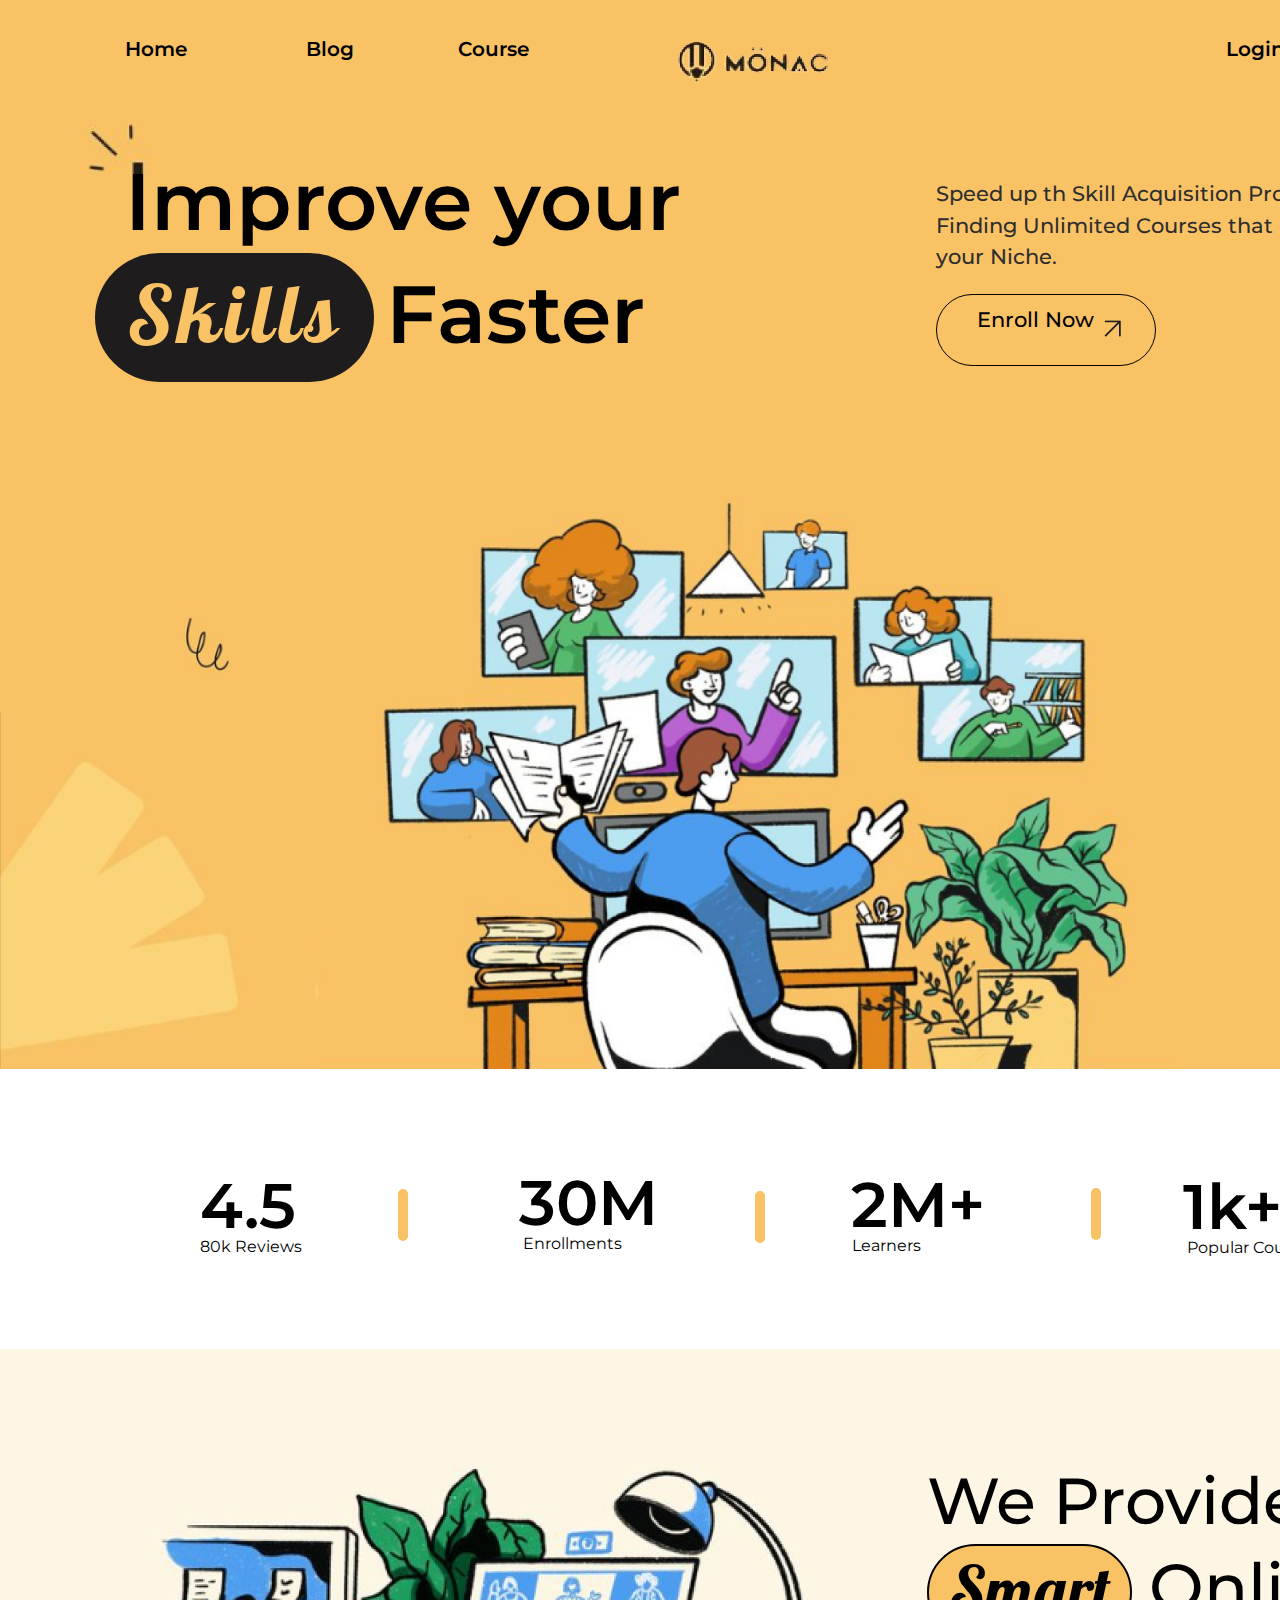
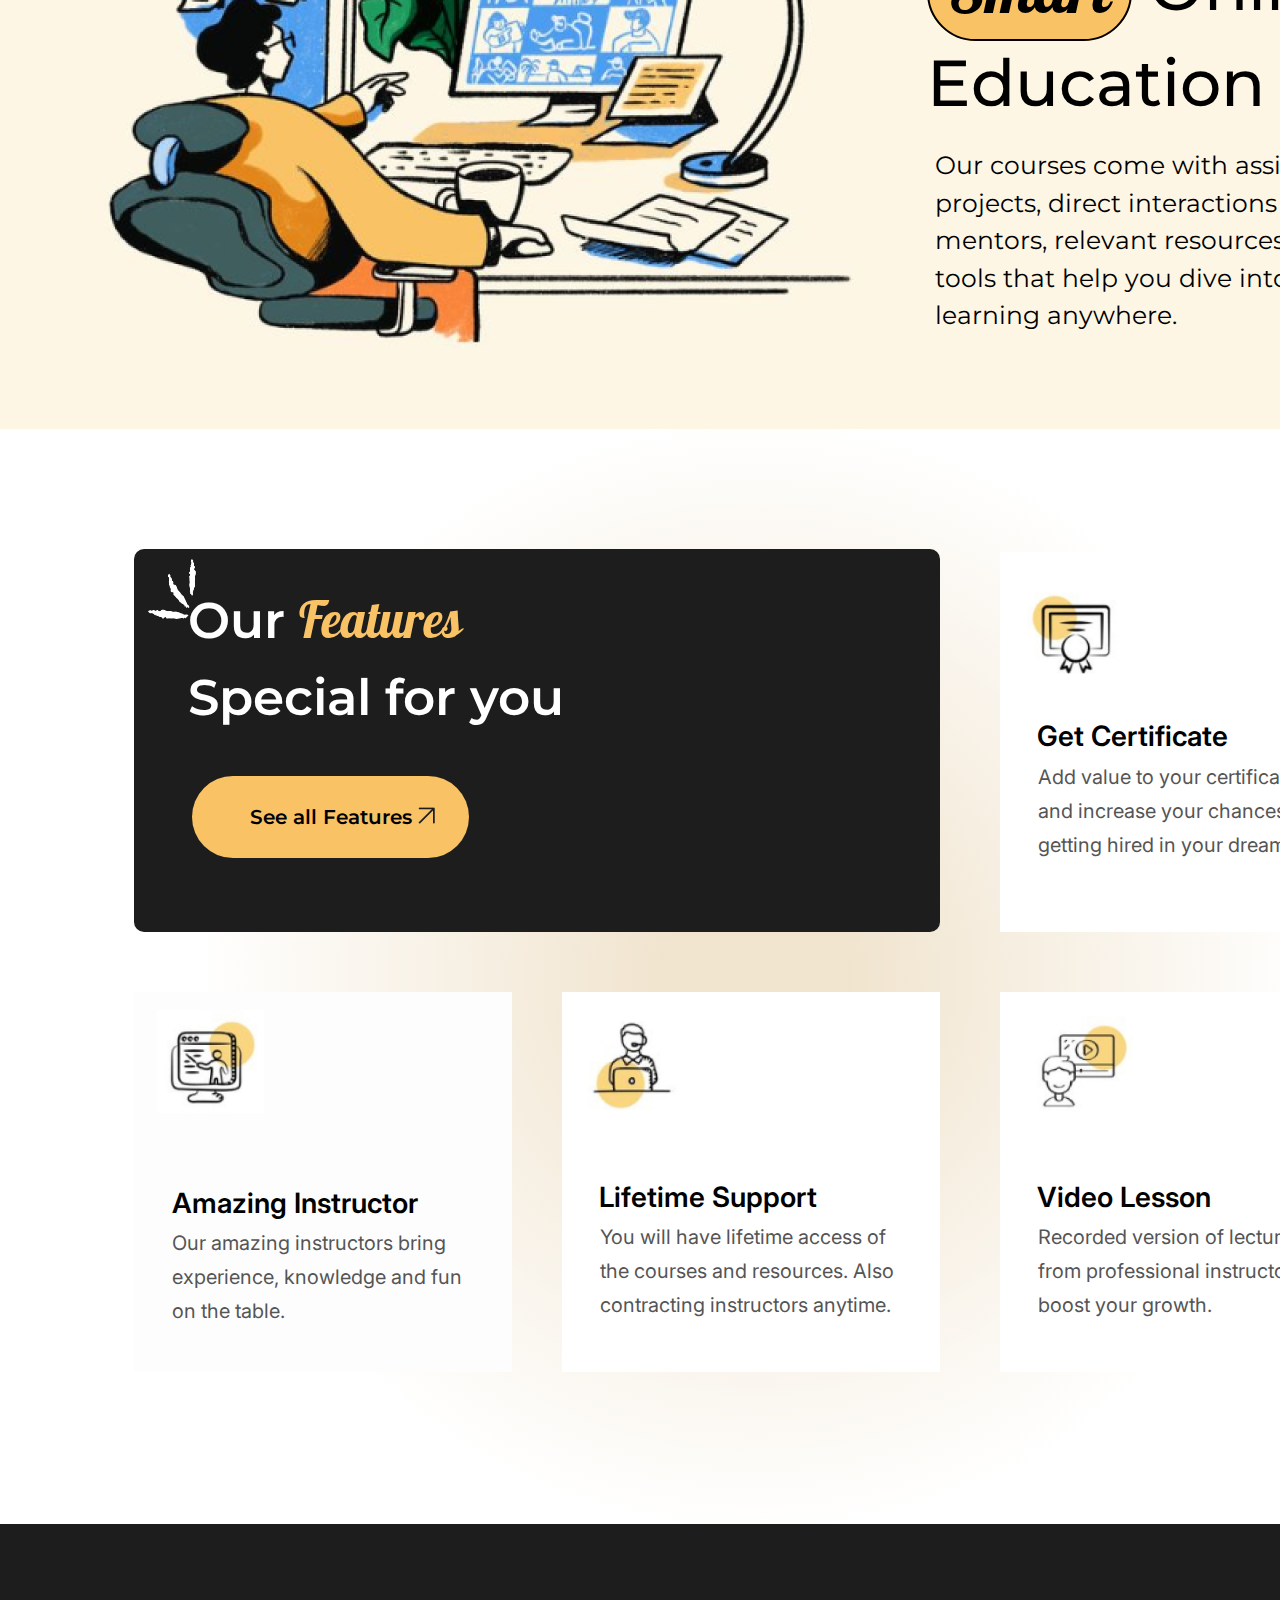
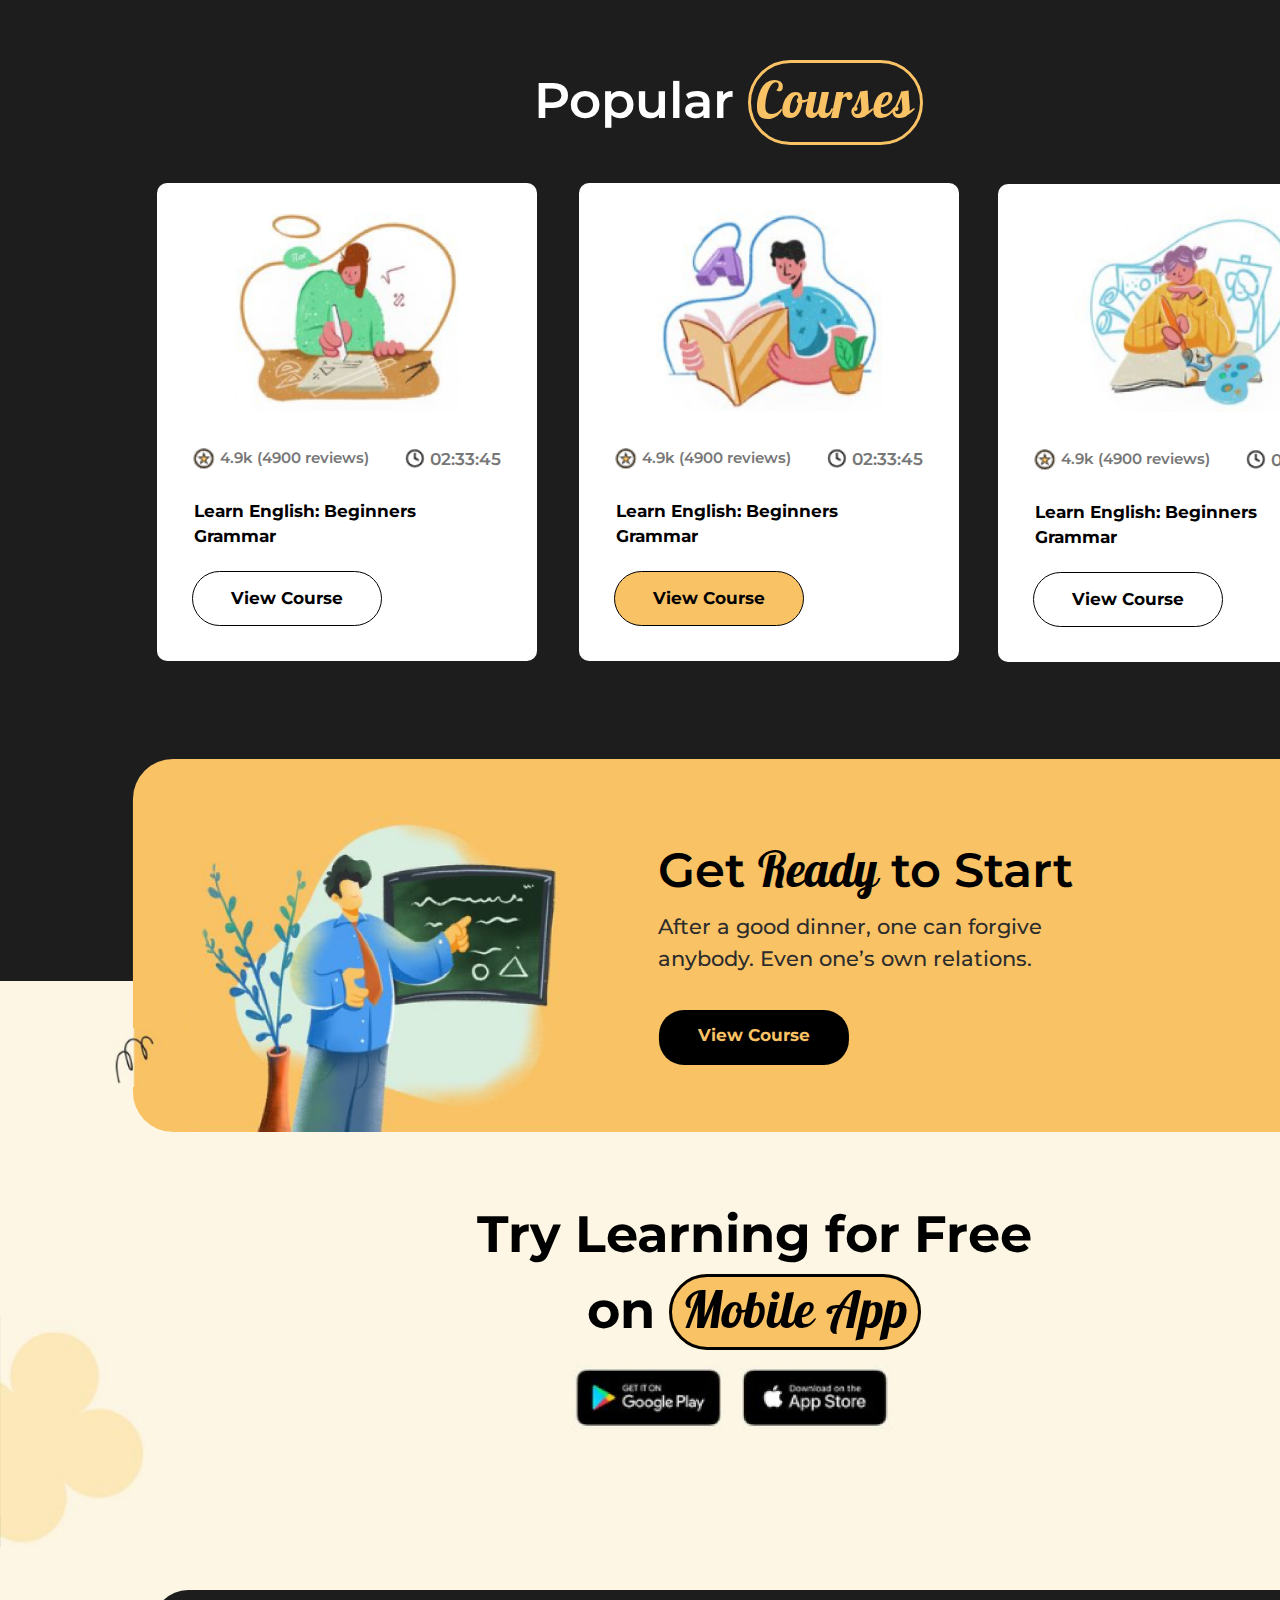
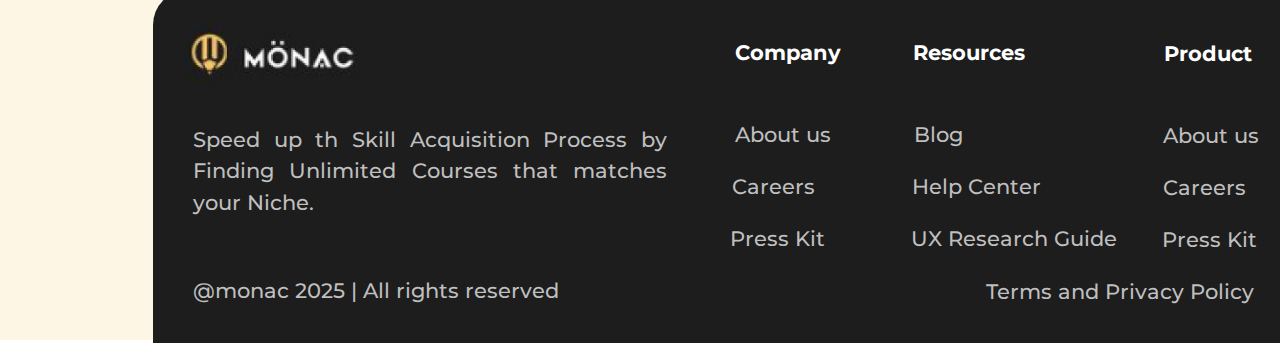
<file: index.html>
<!DOCTYPE html>
<html lang="en">
<head>
  <meta charset="UTF-8">
  <meta name="viewport" content="width=device-width, initial-scale=1.0">
  <title>Home</title>
  <link rel="stylesheet" href="main.css">

  <link rel="preconnect" href="https://fonts.googleapis.com">
<link rel="preconnect" href="https://fonts.gstatic.com" crossorigin>
<link href="https://fonts.googleapis.com/css2?family=Inter:ital,opsz,wght@0,14..32,100..900;1,14..32,100..900&family=Montserrat:ital,wght@0,100..900;1,100..900&family=Pattaya&family=Roboto:ital,wght@0,100..900;1,100..900&display=swap" rel="stylesheet">

</head>
<body>
  <div class="header">
    <a href="index.html" style=" text-decoration: none; color: inherit">Home</a>
    <a>Blog</a>
    <a href="course.html" style="text-decoration: none; color: inherit;">Course
    </a>
    <img src="./images/monac.png" class="monac-img">
    <a>Login</a>
    <button class="signup-bttn">Signup</button>
  </div>  
  <div class="first-body-div">
    <img src="./images/trident-img.png" class="trident-img">
    <div class="improve-skills-txt">
      Improve your <span class="skills-txt">Skills</span> <span class="faster-txt">Faster</span>
    </div>
    <div class="speed-up1-txt">
      Speed up th Skill Acquisition Process by Finding Unlimited Courses that matches your Niche.
    </div>
    <div class="enroll-now-txt">Enroll Now</div>
    <img src="./images/arrow-up.png" class="arrow-up-img">
    <div>
      <img src="./images/main-img.png" class="main-img">
    </div>
    <div>
      <img src="./images/buhok.png" class="buhok-img">
    </div>
    <div>
      <img src="./images/design1.png" class="design1-img">
    </div>
    <div>
      <img src="./images/design2.png" class="design2-img">
    </div>
    <div>
      <img src="./images/buhok2.png" class="buhok2-img">
    </div>
  </div>
  <div class="white-space-div">
    <div class="white-space-header1">4.5</div>
    <div class="reviews-txt">80k Reviews</div>
    <div class="yellow-line"></div>
    <div class="white-space-header2">30M</div>
    <div class="enrollments-txt">Enrollments</div>
    <div class="yellow-line2"></div>
    <div class="white-space-header3">2M+</div>
    <div class="learners-txt">Learners</div>
    <div class="yellow-line3"></div>
    <div class="white-space-header4">1k+</div>
    <div class="popular-courses-txt">Popular Courses</div>
  </div>
  <div class="second-body-div">
    <img src="./images/second-main-img.png" class="second-main-img">
    <div class="provide-txt">We Provide <span class="smart-txt">Smart</span> Online Education</div>
    <div class="ubos-provide-txt">Our courses come with assigned projects, direct interactions with mentors, relevant resources, and tools that help you dive into-depth learning anywhere.</div>
  </div>
  <div class="third-body-div">
    <div class="black-box">
      <div><img src="images/tri-line2.png" class="tri-line2-img"></div>
      <div class="special-features-txt">Our <span class="features-txt">Features</span> Special for you</div>
      <div class="see-all-features">See all Features</div>
      <div><img src="./images/arrow-up.png" class="arrow-up-img2"></div>
    </div>
    <div class="get-certificate-div">
      <div><img src="./images/certificate.png" class="cert-img"></div>
      <div class="get-cert-txt">Get Certificate</div>
      <div class="add-value-txt">Add value to your certificates and increase your chances of getting hired in your dream job.</div>
    </div>
    <div class="amazing-instructor-div">
      <div><img src="./images/instructor-img.png" class="instructor-img"></div>
      <div class="instructor-txt">Amazing Instructor</div>
      <div class="our-amazing-txt">Our amazing instructors bring experience, knowledge and fun on the table.</div>
    </div>
    <div class="lifetime-support-div">
      <div><img src="./images/support-img.png" class="support-img"></div>
      <div class="support-txt">Lifetime Support</div>
      <div class="lifetime-access-txt">You will have lifetime access of the courses and resources. Also contracting instructors anytime.</div>
    </div>
    <div class="video-lesson-div">
      <div><img src="./images/video-lesson-img.png" class="video-lesson-img"></div>
      <div class="video-lesson-txt">Video Lesson</div>
      <div class="recorded-version-txt">Recorded version of lectures from professional instructors to boost your growth.</div>
    </div>
  </div>
  <div class="fourth-body-div">
    <div class="pop-courses-txt">Popular <span class="course-span">Courses</span></div>
    <div class="white-box1">
      <img src="./images/writing-img.png" class="writing-img">
      <img src="./images/star-rating.png" class="rating-img">
      <div class="number-of-reviews">4.9k (4900 reviews)</div>
      <img src="./images/time-duration.png" class="duration-img">
      <div class="time-duration-txt">02:33:45</div>
      <div class="learn-english-txt">Learn English:  Beginners Grammar</div>
      <div class="view-course1-txt">View Course</div>
      <div><img src="./images/tri-line3.png" class="tri-line3-img"></div>
    </div>
    <div class="white-box2">
      <img src="./images/reading-img.png" class="reading-img">
      <img src="./images/star-rating.png" class="rating2-img">
      <div class="number-of-reviews2">4.9k (4900 reviews)</div>
      <img src="./images/time-duration.png" class="duration2-img">
      <div class="time-duration2-txt">02:33:45</div>
      <div class="learn-english2-txt">Learn English:  Beginners Grammar</div>
      <div class="view-course2-txt">View Course</div>
    </div>
    <div class="white-box3">
      <img src="./images/painting-img.png" class="reading-img">
      <img src="./images/star-rating.png" class="rating3-img">
      <div class="number-of-reviews3">4.9k (4900 reviews)</div>
      <img src="./images/time-duration.png" class="duration3-img">
      <div class="time-duration3-txt">02:33:45</div>
      <div class="learn-english3-txt">Learn English:  Beginners Grammar</div>
      <div class="view-course3-txt">View Course</div>
    </div>

    <div class="center-div">
      <img src="./images/student.png" class="student-img">
      <div class="get-ready-txt">Get <span class="ready-txt">Ready</span> to Start</div>
      <div class="good-dinner-txt">After a good dinner, one can forgive anybody. Even one’s own relations.</div>
      <div class="view-course-txt">View Course</div>
      <img src="./images/kulot.png" class="kulot-img">
    </div>

    <div class="second-body2-div">
      <div class="try-learning-txt">
      Try Learning for Free on <span class="mobile-app-txt">Mobile App</span>
      </div>

        <img src="./images/app-store.png" class="app-store-img">
        
      <div class="footer-div">
        <img src="./images/monac-footer.png" class="monac-footer-img">
        <div class="speed-up-txt">
          Speed up th Skill Acquisition Process by Finding Unlimited Courses that matches your Niche.
        </div>
        <div class="all-rights-reserved">
          @monac 2025 | All rights reserved
        </div>
        <div class="company-txt">Company</div>
        <div class="about-us-footer">About us</div>
        <div class="careers-txt">Careers</div>
        <div class="press-kit-txt">Press Kit</div>
        <div class="resources-txt">Resources</div>
        <div class="blog-txt">Blog</div>
        <div class="help-center-txt">Help Center</div>
        <div class="ux-research-txt">UX Research Guide</div>
        <div class="product-footer">Product</div>
        <div class="about-us-footer2">About us</div>
        <div class="careers-txt2">Careers</div>
        <div class="press-kit-txt2">Press Kit</div>
        <div class="terms-txt">Terms and Privacy Policy</div>
      </div>

      <img src="./images/cloud.png" class="cloud-img">
      <img src="./images/cloud.png" class="cloud-img2">
    </div>
  </div>
</body>
</html>
</file>
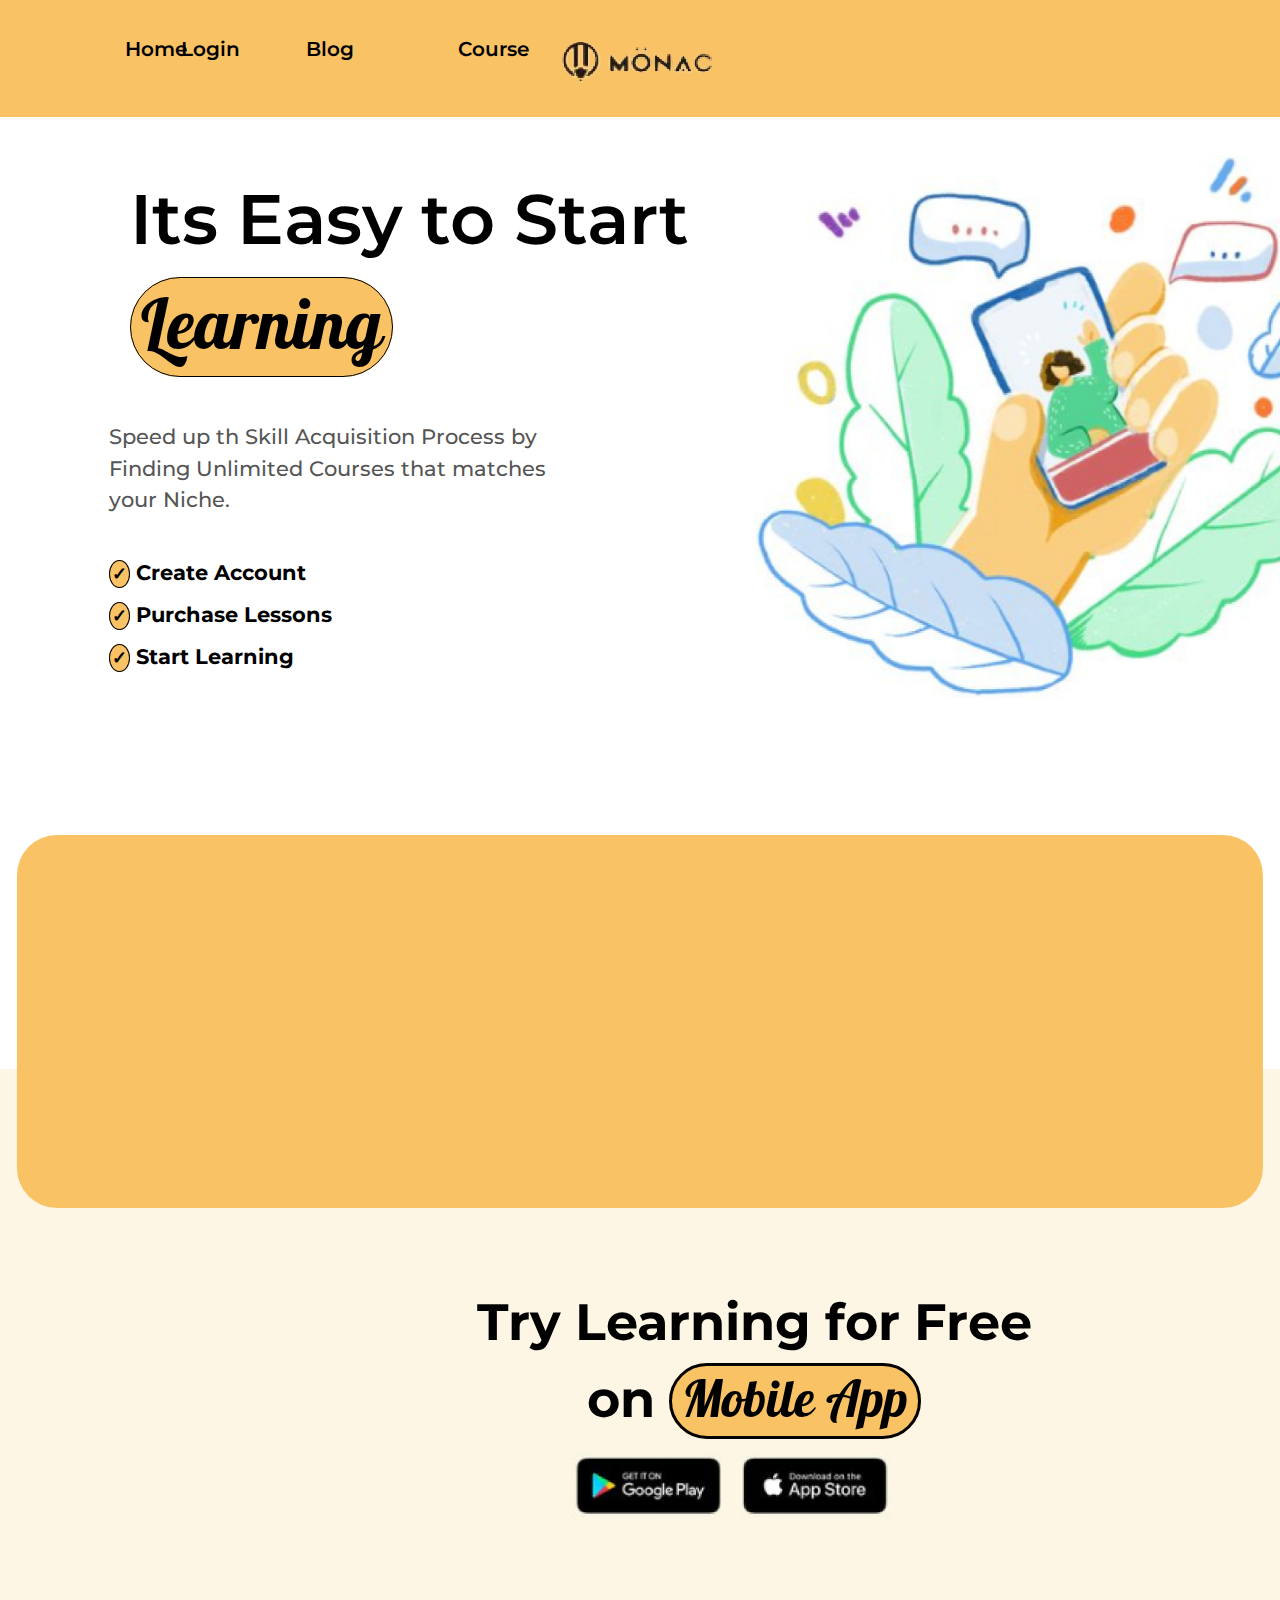
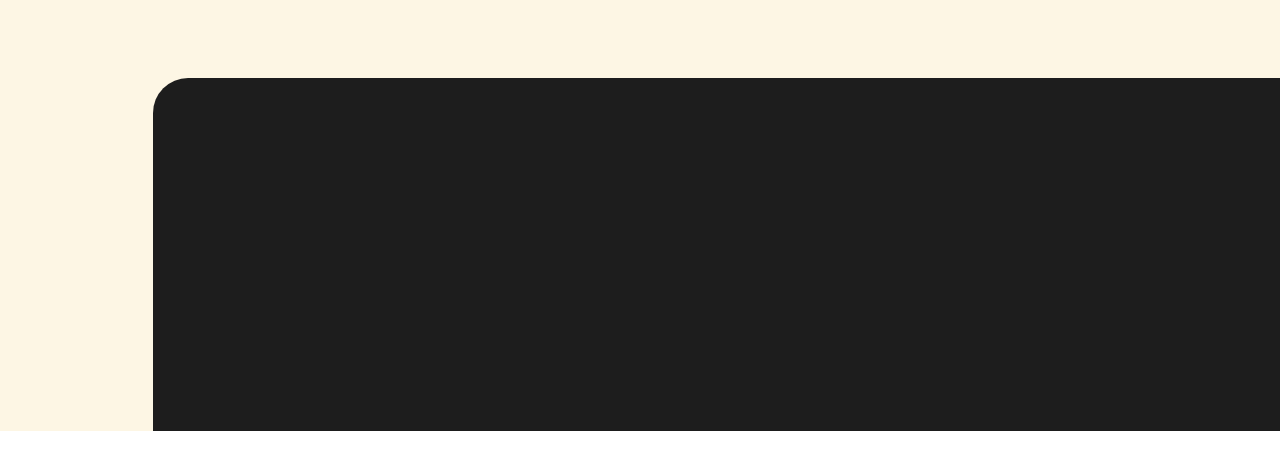
<file: course..html>
<!DOCTYPE html>
<html lang="en">
<head>
  <meta charset="UTF-8">
  <meta name="viewport" content="width=device-width, initial-scale=1.0">
  <title>Document</title>
  <link rel="stylesheet" href="course.css">

  <link rel="preconnect" href="https://fonts.googleapis.com">
<link rel="preconnect" href="https://fonts.gstatic.com" crossorigin>
<link href="https://fonts.googleapis.com/css2?family=Inter:ital,opsz,wght@0,14..32,100..900;1,14..32,100..900&family=Montserrat:ital,wght@0,100..900;1,100..900&family=Pattaya&family=Roboto:ital,wght@0,100..900;1,100..900&display=swap" rel="stylesheet">

</head>
<body>
    <div class="header">
      <a>Home</a>
      <a>Blog</a>
      <a>Course</a>
      <a>Login</a>
      <button class="signup-bttn">Signup</button>
    </div>

        <img src="./images/monac.png" class="monac-img">

    <div class="first-body-div">
      <div class="easy-txt-div">
        Its Easy to Start <span class="learning-txt">Learning</span>
      </div>
      <div class="speed-txt-div">
        Speed up th Skill Acquisition Process by Finding Unlimited Courses that matches
        your Niche.
      </div>
      <div class="CA-div"> 
        <span class="checkmark">✓</span> Create Account
      </div>
      <div class="PL-div"> 
        <span class="checkmark">✓</span> Purchase Lessons
      </div>
      <div class="SL-div"> 
        <span class="checkmark">✓</span> Start Learning
      </div>

        <img src="./images/phone-img.png" class="phone-img">

    </div>

    <div class="center-div"></div>

    <div class="second-body-div">
      <div class="try-learning-txt">
      Try Learning for Free on <span class="mobile-app-txt">Mobile App</span>
      </div>

        <img src="./images/app-store.png" class="app-store-img">

      <div class="footer-div">

      </div>
    </div>
</body>
</html>
</file>
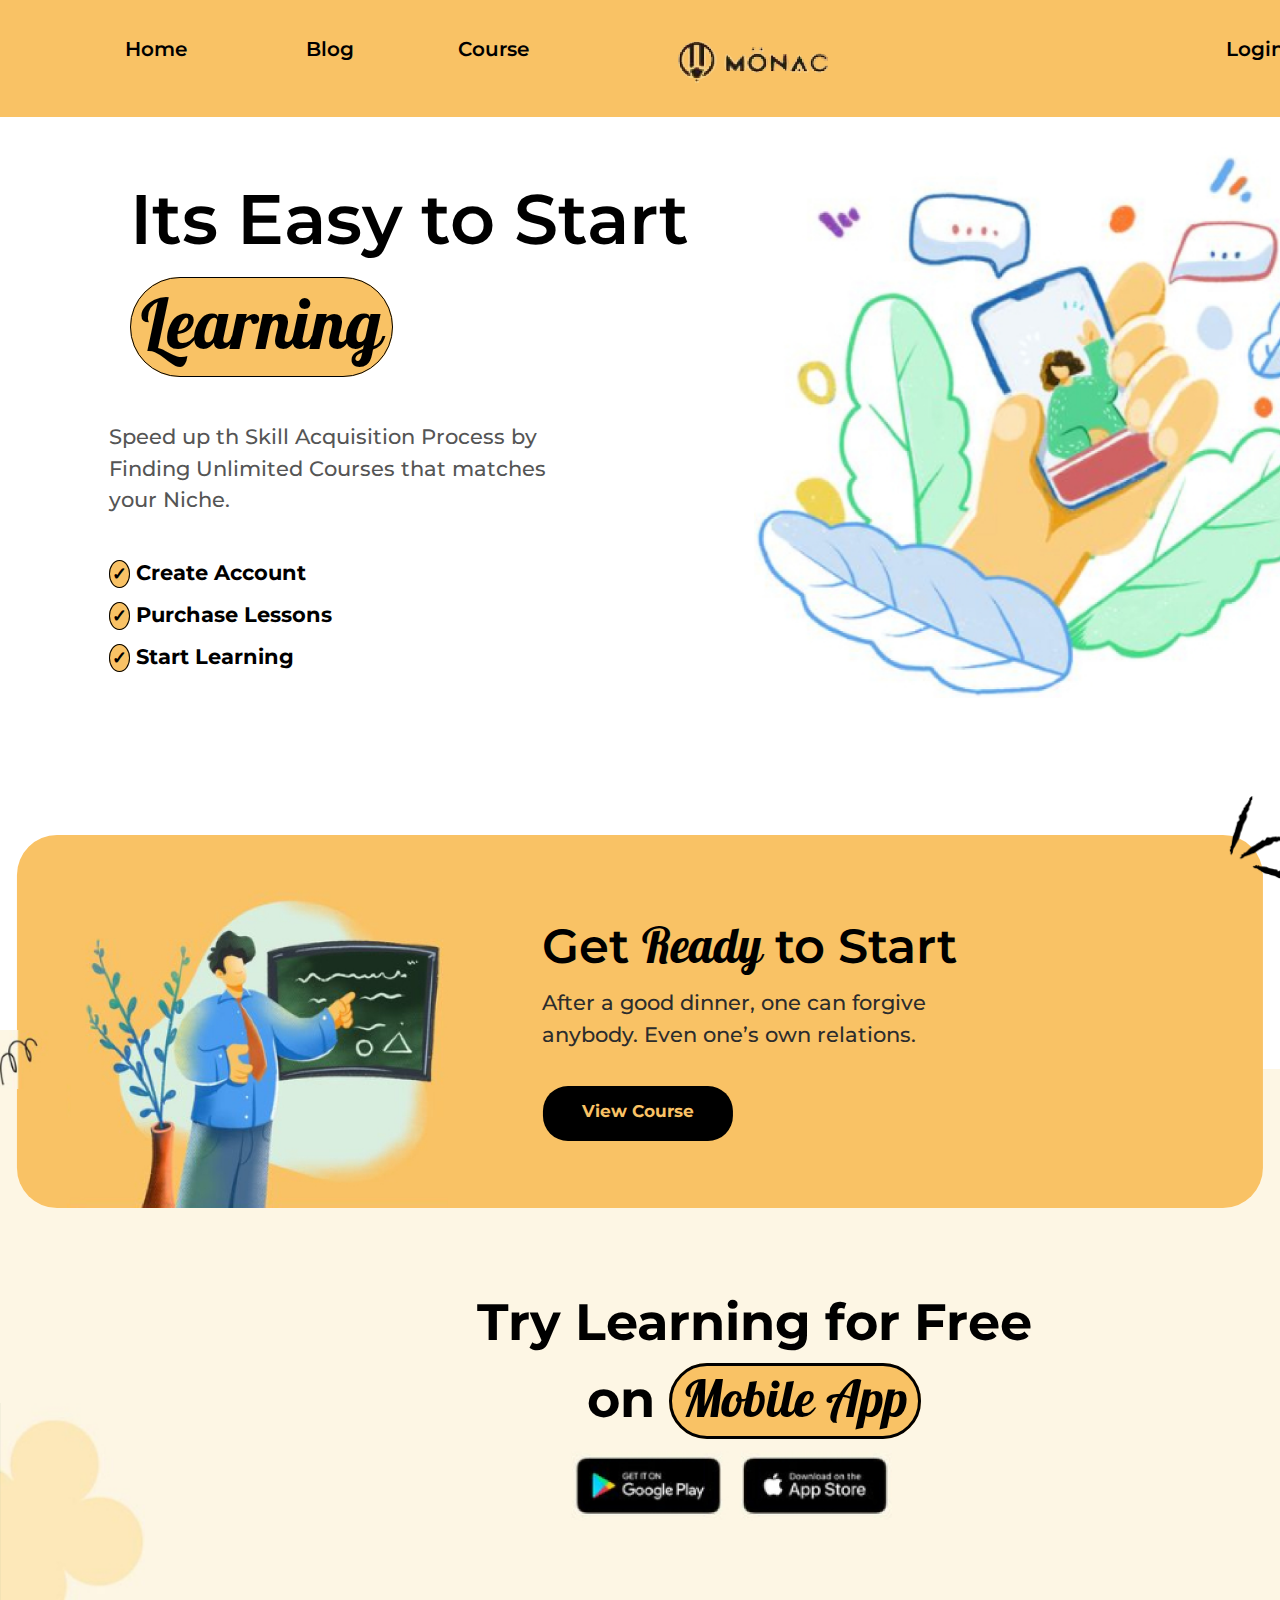
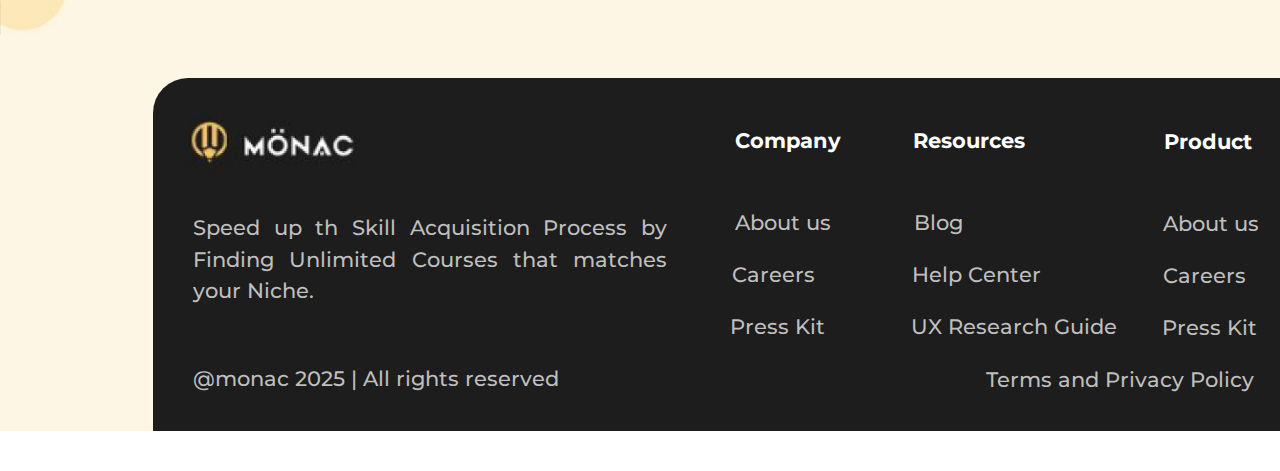
<file: course.html>
<!DOCTYPE html>
<html lang="en">
<head>
  <meta charset="UTF-8">
  <meta name="viewport" content="width=device-width, initial-scale=1.0">
  <title>Course</title>
  <link rel="stylesheet" href="course.css">

  <link rel="preconnect" href="https://fonts.googleapis.com">
<link rel="preconnect" href="https://fonts.gstatic.com" crossorigin>
<link href="https://fonts.googleapis.com/css2?family=Inter:ital,opsz,wght@0,14..32,100..900;1,14..32,100..900&family=Montserrat:ital,wght@0,100..900;1,100..900&family=Pattaya&family=Roboto:ital,wght@0,100..900;1,100..900&display=swap" rel="stylesheet">

</head>
<body>
    <div class="header">
      <a href="index.html" style=" text-decoration: none; color: inherit">Home</a>
      <a>Blog</a>
      <a>Course</a>
      <img src="./images/monac.png" class="monac-img">
      <a>Login</a>
      <button class="signup-bttn">Signup</button>
    </div>


    <div class="first-body-div">
      <div class="easy-txt-div">
        Its Easy to Start <span class="learning-txt">Learning</span>
      </div>
      <div class="speed-txt-div">
        Speed up th Skill Acquisition Process by Finding Unlimited Courses that matches
        your Niche.
      </div>
      <div class="CA-div"> 
        <span class="checkmark">✓</span> Create Account
      </div>
      <div class="PL-div"> 
        <span class="checkmark">✓</span> Purchase Lessons
      </div>
      <div class="SL-div"> 
        <span class="checkmark">✓</span> Start Learning
      </div>
        <img src="./images/phone-img.png" class="phone-img">
    </div>

    <div class="center-div">
      <img src="./images/student.png" class="student-img">
      <div class="get-ready-txt">Get <span class="ready-txt">Ready</span> to Start</div>
      <div class="good-dinner-txt">After a good dinner, one can forgive anybody. Even one’s own relations.</div>
      <div class="view-course-txt">View Course</div>
      <img src="./images/kulot.png" class="kulot-img">
      <img src="./images/triline-black.png" class="triline-img">
    </div>

    <div class="second-body-div">
      <div class="try-learning-txt">
      Try Learning for Free on <span class="mobile-app-txt">Mobile App</span>
      </div>

        <img src="./images/app-store.png" class="app-store-img">
        
      <div class="footer-div">
        <img src="./images/monac-footer.png" class="monac-footer-img">
        <div class="speed-up-txt">
          Speed up th Skill Acquisition Process by Finding Unlimited Courses that matches your Niche.
        </div>
        <div class="all-rights-reserved">
          @monac 2025 | All rights reserved
        </div>
        <div class="company-txt">Company</div>
        <div class="about-us-footer">About us</div>
        <div class="careers-txt">Careers</div>
        <div class="press-kit-txt">Press Kit</div>
        <div class="resources-txt">Resources</div>
        <div class="blog-txt">Blog</div>
        <div class="help-center-txt">Help Center</div>
        <div class="ux-research-txt">UX Research Guide</div>
        <div class="product-footer">Product</div>
        <div class="about-us-footer2">About us</div>
        <div class="careers-txt2">Careers</div>
        <div class="press-kit-txt2">Press Kit</div>
        <div class="terms-txt">Terms and Privacy Policy</div>
      </div>

      <img src="./images/cloud.png" class="cloud-img">
      <img src="./images/cloud.png" class="cloud-img2">
    </div>
</body>
</html>
</file>
<file: main.css>
@import url('https://fonts.googleapis.com/css2?family=Inter:ital,opsz,wght@0,14..32,100..900;1,14..32,100..900&family=Montserrat:ital,wght@0,100..900;1,100..900&family=Roboto:ital,wght@0,100..900;1,100..900&display=swap');


@import url('https://fonts.googleapis.com/css2?family=Inter:ital,opsz,wght@0,14..32,100..900;1,14..32,100..900&family=Montserrat:ital,wght@0,100..900;1,100..900&family=Pattaya&family=Roboto:ital,wght@0,100..900;1,100..900&display=swap');


* {
  margin: 0;
  padding: 0;
  box-sizing: border-box;
  margin-bottom: 20px;
}

.header {
  position: relative;
  display: flex;
  background-color: #F9C265;
  color: black;
  height: 117px;
  width: 1512px;
  margin: 0 auto;
  align-items: center;
  font-family: "Montserrat", sans-serif;
  font-weight: 600;
  font-size: 20px   ;
}

.header a:nth-child(1) {
  position: relative;
  left: 125px;
  cursor: pointer;
}

.header a:nth-child(2) {
  position: relative;
  left: 244px;
  cursor: pointer;
}

.header a:nth-child(3) {
  position: relative;
  left: 348px;
  cursor: pointer;
}

.header a:nth-child(5) {
  position: relative;
  left: 1045px;
  cursor: pointer;
}

.signup-bttn {
  position: relative;
  left: 1058px;
  color: white;
  background-color: black;
  border: none;
  border-radius: 50px;
  padding-top: 10px;
  padding-bottom: 10px;
  padding-left: 10px;
  padding-right: 10px;
  line-height: 100%;
  letter-spacing: 0%;
  font-weight: 400;
  font-size: 20px;
  cursor: pointer;
 
}

.monac-img {
  position: absolute;
  top: 13px; 
  left: 50%;
  transform: translateX(-50%);
  height: 90px;
  z-index: 1;
}

.first-body-div {
  background-color: #F9C265;
  height: 952px;
  width: 1512px;
  margin: 0 auto;
}

.trident-img {
  position: relative;
  width: 77.22px;
  height: 67px;
  left: 76px;
  bottom: 10px;
  margin-bottom: 0;
  z-index: 1;
}

.improve-skills-txt {
  font-family: "Montserrat", sans-serif;
  position: relative;
  width: 584px;
  height: 180px;
  top: -43px;
  left: 125.2px;
  font-size: 81px;
  font-weight: 600;
  line-height: 1.4;
}

.skills-txt {
  font-family: "Pattaya", sans-serif;
  position: relative;
  background-color: #1E1C1D;
  color: #F9C265;
  width: 279px;
  height: 116px;
  border-radius: 90px;
  padding: 8px 32px;
  font-weight: 400;
  letter-spacing: 5px;
  left: -30px;
}

.faster-txt {
  position: relative;
  left: -40px;
}

.speed-up1-txt {
  position: relative;
  font-family: "Montserrat", sans-serif;
  font-size: 21px;
  font-weight: 500;
  width: 474px;
  height: 96px;
  color: rgb(46, 46, 46);
  line-height: 150%;
  letter-spacing: 3%;
  top: -210px;
  left: 936.2px;
}

.enroll-now-txt {
  position: relative;
  font-family: "Montserrat", sans-serif;
  font-size: 21px;
  font-weight: 500;
  border: 1px solid black;
  width: 220px;
  height: 72px;
  top: -210px;
  left: 936.2px;
  border-radius: 50px;
  padding: 12px 40px 20px 40px;
}

.arrow-up-img {
  position: relative;
  top: -280px;
  left: 1100.2px;
}

.main-img {
  position: relative;
  width: 861.62;
  height: 616px;
  bottom: 192px;
  left: 316px;
  margin-bottom: 0;
}

.buhok-img {
  position: relative;
  width: 61px;
  height: 71px;
  left: 180px;
  bottom: 680px;
}

.design1-img {
  position: relative;
  width: 106px;
  height: 198px;
  left:1406px;
  bottom: 930px;
}

.design2-img {
  position: relative;
  width: 247px;
  height: 356px;
  left: 0px;
  bottom: 930px;
  margin-bottom: 0;
}

.buhok2-img {
  position: relative;
  width: 77.47px;
  height: 78px;
  left: 1323px;
  bottom: 998px;
  margin-bottom: 0px;
}

.white-space-div {
  background-color: rgb(255, 255, 255);
  width: 1512px;
  height: 280px;
  margin: 0 auto;
}

.white-space-header1 {
  font-family: "Montserrat", sans-serif;
  position: relative;
  width: 100px;
  height: 56px;
  font-size: 63px;
  font-weight: 600;
  line-height: 150%;
  letter-spacing: 3%;
  top: 90px;
  left: 200px;
}

.reviews-txt {
  position: relative;
  font-family: "Montserrat", sans-serif;
  width: 111px;
  height: 24px;
  font-weight: 600px;
  font-size: 16px;
  line-height: 150%;
  letter-spacing: 3%;
  left: 200px;
  top: 90px;
}

.yellow-line {
  position: relative;
  width: 0px;
  height: 52px;
  border: solid 5px #F9C265;
  border-radius: 5px;
  left: 398px;
}

.white-space-header2 {
  font-family: "Montserrat", sans-serif;
  position: relative;
  width: 100px;
  height: 56px;
  font-size: 63px;
  font-weight: 600;
  line-height: 150%;
  letter-spacing: 3%;
  bottom: 105px;
  left: 519px;
}

.enrollments-txt {
  position: relative;
  font-family: "Montserrat", sans-serif;
  width: 111px;
  height: 24px;
  font-weight: 600px;
  font-size: 16px;
  line-height: 150%;
  letter-spacing: 3%;
  left: 523px;
  bottom: 105px;
}

.yellow-line2 {
  position: relative;
  width: 0px;
  height: 52px;
  border: solid 5px #F9C265;
  border-radius: 5px;
  left: 755px;
  bottom: 190px;
}

.white-space-header3 {
  font-family: "Montserrat", sans-serif;
  position: relative;
  width: 100px;
  height: 56px;
  font-size: 63px;
  font-weight: 600;
  line-height: 150%;
  letter-spacing: 3%;
  bottom: 295px;
  left: 851px;
}

.learners-txt {
  position: relative;
  font-family: "Montserrat", sans-serif;
  width: 111px;
  height: 24px;
  font-weight: 600px;
  font-size: 16px;
  line-height: 150%;
  letter-spacing: 3%;
  left: 852px;
  bottom: 295px;
}

.yellow-line3 {
  position: relative;
  width: 0px;
  height: 52px;
  border: solid 5px #F9C265;
  border-radius: 5px;
  left: 1091px;
  bottom: 385px;
}

.white-space-header4 {
  font-family: "Montserrat", sans-serif;
  position: relative;
  width: 100px;
  height: 56px;
  font-size: 63px;
  font-weight: 600;
  line-height: 150%;
  letter-spacing: 3%;
  bottom: 485px;
  left: 1183px;
}

.popular-courses-txt {
  position: relative;
  font-family: "Montserrat", sans-serif;
  width: 142px;
  height: 24px;
  font-weight: 600px;
  font-size: 16px;
  line-height: 150%;
  letter-spacing: 3%;
  left: 1187px;
  bottom: 485px;
}

.second-body-div {
  position: relative;
  margin: 0 auto;
  background-color: #FDF6E4;
  width: 1512px;
  height: 680px;
}

.second-main-img {
  position: relative;
  width: 771px;
  height: 520px;
  left: 93px;
  top: 80px;
  margin-bottom: 0;
}

.provide-txt {
  font-family: "Montserrat", sans-serif;
  position: relative;
  width: 490px;
  height: 259px;
  left: 927px;
  font-size: 65px;
  font-weight: 500;
  bottom: 414px;
  line-height: 130%;
}

.smart-txt {
  font-family: "Pattaya", sans-serif;
  border: 2.5px solid black;
  background-color: #F9C265;
  padding: 1px 20px;
  border-radius: 50px;
  font-weight: 400;
  width: 203px;
  height: 75px;
  line-height: 150%;
  letter-spacing: 3%;
  margin: 0;
  vertical-align: middle;
}

.ubos-provide-txt {
  font-family: "Montserrat", sans-serif;
  position: relative;
  font-size: 25px;
  font-weight: 400;
  line-height: 150%;
  letter-spacing: 3%;
  width: 467px;
  height: 189px;
  left: 935px;
  bottom: 405px;
}

.third-body-div {
  position: relative;
  margin: 0 auto;
  width: 1512px;
  height: 1095px;
  background: radial-gradient(
    circle,
    rgba(184, 122, 15, 0.2) 10%,   
    rgba(255, 255, 255, 1) 60%     
  );
}

.black-box {
  position: relative;
  background-color: #1D1D1D;
  width: 806px;
  height: 383px;
  left: 134px;
  top: 120px;
  border-radius: 10px;
}

.tri-line2-img {
  position: relative;
  width: 48px;
  height: 60px;
  left: 13.81px;
  top: 10px;
}

.special-features-txt {
  position: relative;
  font-family: "Montserrat", sans-serif;
  font-size: 50px;
  font-weight: 600;
  line-height: 150%;
  letter-spacing: 3%;
  color: white;
  width: 414px;
  height: 103px;
  left: 54px;
  bottom: 70px;
}

.features-txt {
position: relative;
font-family: "Pattaya", sans-serif;
font-weight: 400;
color: #F9C265;

}

.see-all-features {
  position: relative;
  font-family: "Montserrat", sans-serif;
  width: 277px;
  height: 82px;
  border-radius: 50px;
  background-color: #F9C265;
  left: 58px;
  align-content: center;
  text-align: center;
  font-size: 20px;
  font-weight: 600;
  line-height: 150%;
}

.arrow-up-img2 {
  position: relative;
  left: 280px;
  bottom: 75px;
}

.get-certificate-div {
  position: relative;
  font-family: "Inter", sans-serif;
  background-color: rgb(255, 255, 255);
  width: 378px;
  height: 380px;
  left: 1000px;
  bottom: 280px;
}

.cert-img {
  position: relative;
  width: 94.86px;
  height: 83px;
  left: 27px;
  top: 39px;
}

.get-cert-txt {
  position: relative;
  font-weight: 600;
  font-size: 28px;
  line-height: 150%;
  letter-spacing: 3%;
  left: 37px;
  top: 36px;
}

.add-value-txt {
  position: relative;
  font-weight: 400;
  color: rgb(85, 85, 85);
  font-size: 20px;
  line-height: 171%;
  letter-spacing: 3%;
  width: 306px;
  height: 136px;
  left: 38px;
  top: 19px;
}

.amazing-instructor-div {
  background-color: rgb(253, 253, 253);
  font-family: "Inter", sans-serif;
  position: relative;
  width: 378px;
  height: 380px;
  left: 134px;
  bottom: 240px;
}

.instructor-img {
  position: relative;
  width: 106.93px;
  height: 103px;
  left: 23px;
  top: 18px;
}

.instructor-txt {
  position: relative;
  font-weight: 600;
  font-size: 28px;
  line-height: 150%;
  letter-spacing: 3%;
  width: 274px;
  height: 42px;
  left: 38px;
  top: 43px;
}

.our-amazing-txt {
  position: relative;
  font-weight: 400;
  color: rgb(85, 85, 85);
  font-size: 20px;
  line-height: 171%;
  letter-spacing: 3%;
  width: 306px;
  height: 102px;
  left: 38px;
  top: 25px;
}

.lifetime-support-div {
  position: relative;
  font-family: "Inter", sans-serif;
  background-color: rgb(255, 255, 255);
  width: 378px;
  height: 380px;
  left: 562px;
  bottom: 640px;
}

.support-img {
  position: relative;
  width: 104.43px;
  height: 97px;
  left: 17px;
  top: 24px;
}

.support-txt {
  position: relative;
  font-weight: 600;
  font-size: 28px;
  line-height: 150%;
  letter-spacing: 3%;
  width: 239px;
  height: 42px;
  left: 37px;
  top: 43px;
}

.lifetime-access-txt {
  position: relative;
  font-weight: 400;
  color: rgb(85, 85, 85);
  font-size: 20px;
  line-height: 171%;
  letter-spacing: 3%;
  width: 306px;
  height: 136px;
  left: 38px;
  top: 25px;
}

.video-lesson-div {
  position: relative;
  font-family: "Inter", sans-serif;
  background-color: rgb(255, 255, 255);
  width: 378px;
  height: 380px;
  left: 1000px;
  bottom: 1040px;
}

.video-lesson-img {
  position: relative;
  width: 99.9px;
  height: 97px;
  top: 24px;
  left: 33px;
}

.video-lesson-txt {
  position: relative;
  font-weight: 600;
  font-size: 28px;
  line-height: 150%;
  letter-spacing: 3%;
  width: 193px;
  height: 42px;
  top: 43px;
  left: 37px;
}

.recorded-version-txt {
  position: relative;
  font-weight: 400;
  color: rgb(85, 85, 85);
  font-size: 20px;
  line-height: 171%;
  letter-spacing: 3%;
  width: 306px;
  height: 136px;
  left: 38px;
  top: 25px;
}

.fourth-body-div {
  position: relative;
  background-color: #1D1D1D;
  width: 1512px;
  height: 1070px;
  margin: 0 auto;
}

.tri-line3-img {
  position: relative;
  width: 67.38px;
  height: 82.66px;
  left: 1177.2px;
  top: 20px;
  z-index: 2;
}

.pop-courses-txt {
position: relative;
font-family: "Montserrat", sans-serif;
width: 449px;
height: 62.83px;
color: white;
font-size: 50px;
font-weight: 600;
line-height: 150%;
letter-spacing: 3%;
left: 534px;
top: 139px;
}

.course-span {
position: relative;
font-family: "Pattaya", sans-serif;
font-weight: 400;
letter-spacing: 0.03em;
color: #F9C265;
border: 3px solid #F9C265;
border-radius: 50px;
padding: 5px;
}

.white-box1 {
  font-family: "Montserrat", sans-serif;
  position: relative;
  background-color: #FFFFFF;
  width: 380px;
  height: 478px;
  top: 176px;
  left: 157px;
  border-radius: 10px;
}

.writing-img {
  position: relative;
  width: 225.87px;
  height: 208px;
  left: 77px;
  top: 20px;
}

.rating-img {
  position: relative;
  width: 24px;
  height: 24px;
  right: 195px;
  top: 80px;
  z-index: 1;
}

.number-of-reviews {
  position: relative;
  width: 159px;
  height: 23px;
  font-size: 15px;
  font-weight: 600;
  line-height: 150%;
  letter-spacing: 3%;
  left: 63px;
  top: 32px;
  color: #777777;
}

.duration-img {
  position: relative;
  width: 21px;
  height: 21px;
  left: 248px;
  bottom: 9.5px;
}

.time-duration-txt {
  position: relative;
  width: 75px;
  height: 26px;
  font-size: 17px;
  font-weight: 600;
  line-height: 150%;
  letter-spacing: 3%;
  color: #777777;
  left: 273px;
  bottom: 56px;
}

.learn-english-txt {
  position: relative;
  width: 250px;
  height: 52px;
  left: 37px;
  bottom: 50px;
  font-weight: 700;
  font-size: 17px;
  line-height: 150%;
  letter-spacing: 3%;
}

.view-course1-txt {
  position: relative;
  width: 190px;
  height: 55px;
  font-weight: 700;
  font-size: 17px;
  border: 1px solid black;
  border-radius: 50px;
  text-align: center;
  align-content: center;
  left: 35px;
  bottom: 50px;
}

.white-box2 {
  font-family: "Montserrat", sans-serif;
  position: relative;
  background-color: #FFFFFF;
  width: 380px;
  height: 478px;
  bottom: 322px;
  left: 579px;
  border-radius: 10px;
}

.reading-img {
  position: relative;
  width: 225.87px;
  height: 208px;
  left: 77px;
  top: 20px;
}

.rating2-img {
  position: relative;
  width: 24px;
  height: 24px;
  right: 195px;
  top: 80px;
  z-index: 1;
}

.number-of-reviews2 {
  position: relative;
  width: 159px;
  height: 23px;
  font-size: 15px;
  font-weight: 600;
  line-height: 150%;
  letter-spacing: 3%;
  left: 63px;
  top: 32px;
  color: #777777;
}

.duration2-img {
  position: relative;
  width: 21px;
  height: 21px;
  left: 248px;
  bottom: 9.5px;
}

.time-duration2-txt {
  position: relative;
  width: 75px;
  height: 26px;
  font-size: 17px;
  font-weight: 600;
  line-height: 150%;
  letter-spacing: 3%;
  color: #777777;
  left: 273px;
  bottom: 56px;
}

.learn-english2-txt {
  position: relative;
  width: 250px;
  height: 52px;
  left: 37px;
  bottom: 50px;
  font-weight: 700;
  font-size: 17px;
  line-height: 150%;
  letter-spacing: 3%;
}

.view-course2-txt {
  position: relative;
  width: 190px;
  height: 55px;
  font-weight: 700;
  font-size: 17px;
  border: 1px solid black;
  border-radius: 50px;
  text-align: center;
  align-content: center;
  left: 35px;
  bottom: 50px;
  background-color: #F9C265;
}

.white-box3 {
  font-family: "Montserrat", sans-serif;
  position: relative;
  background-color: #FFFFFF;
  width: 380px;
  height: 478px;
  bottom: 819px;
  left: 998px;
  border-radius: 10px;
}

.reading-img {
  position: relative;
  width: 225.87px;
  height: 208px;
  left: 77px;
  top: 20px;
}

.rating3-img {
  position: relative;
  width: 24px;
  height: 24px;
  right: 195px;
  top: 80px;
  z-index: 1;
}

.number-of-reviews3 {
  position: relative;
  width: 159px;
  height: 23px;
  font-size: 15px;
  font-weight: 600;
  line-height: 150%;
  letter-spacing: 3%;
  left: 63px;
  top: 32px;
  color: #777777;
}

.duration3-img {
  position: relative;
  width: 21px;
  height: 21px;
  left: 248px;
  bottom: 9.5px;
}

.time-duration3-txt {
  position: relative;
  width: 75px;
  height: 26px;
  font-size: 17px;
  font-weight: 600;
  line-height: 150%;
  letter-spacing: 3%;
  color: #777777;
  left: 273px;
  bottom: 56px;
}

.learn-english3-txt {
  position: relative;
  width: 250px;
  height: 52px;
  left: 37px;
  bottom: 50px;
  font-weight: 700;
  font-size: 17px;
  line-height: 150%;
  letter-spacing: 3%;
}

.view-course3-txt {
  position: relative;
  width: 190px;
  height: 55px;
  font-weight: 700;
  font-size: 17px;
  border: 1px solid black;
  border-radius: 50px;
  text-align: center;
  align-content: center;
  left: 35px;
  bottom: 50px;
}

.second-body2-div {
  position: relative;
  background-color: #FDF6E4;
  height: 959px;
  width: 1512px;
  bottom: 520px;
}

.try-learning-txt {
  position: relative;
  font-family: "Montserrat", sans-serif;
  font-size: 51px;
  font-weight: 700;
  width: 588px;
  height: 136px;
  left: 460px;
  top: 215px;
  line-height: 150%;
  letter-spacing: 3%;
  text-align: center;
}

.mobile-app-txt {
  font-family: "Pattaya", sans-serif;
  background-color: #F9C265;
  border: 3px solid black;
  border-radius: 55px;
  padding-left: 10px;
  padding-right: 10px;
  font-weight: 400;
  letter-spacing: 3%;
}

.app-store-img {
  position: relative;
  width: 320.61px;
  height: 71px;
  left: 571px;
  top: 225px;
}

.center-div {
  position: absolute;
  width: 1246.13px;
  height: 373px;
  top: 835px;
  background: #F9C265;
  border-radius: 40px;
  z-index: 1;
  left: 50%;
  transform: translateX(-50%);
}

.student-img {
    position: absolute;
    width: 380.68px;
    height: 318.29px;
    left: 50.08px;
    top: 55px;
    z-index: 2;
    margin-bottom: 0;
}

.get-ready-txt {
  position: relative;
  font-family: "Montserrat", sans-serif;
  font-size: 48px;
  font-weight: 600;
  width: 445px;
  height: 72px;
  left: 510px;
  top: 75px;
  line-height: 150%;
  letter-spacing: 3%;
  text-align: center;
  z-index: 3;
  color: black;
}

.ready-txt {
  font-family: "Pattaya", sans-serif;
  font-weight: 400;
}

.good-dinner-txt {
  position: relative;
  font-family: "Montserrat", sans-serif;
  font-size: 21px;
  font-weight: 500;
  width: 474px;
  height: 64px;
  left: 525px;
  top: 60px;
  line-height: 150%;
  letter-spacing: 3%;
  z-index: 3;
  color: rgb(44, 44, 44);
}

.view-course-txt {
  position: relative;
  font-family: "Montserrat", sans-serif;
  font-size: 17px;
  font-weight: 700;
  width: 190px;
  height: 55px;
  left: 526px;
  top: 75px;
  line-height: 150%;
  letter-spacing: 3%;
  text-align: center;
  border-radius: 25px;
  z-index: 3;
  padding-top: 13px;
  background-color: #000000;
  color: #F9C265;
}

.kulot-img {
    position: relative;
    width: 60.97px;
    height: 58.74px;
    left: -29px;
    bottom: -18px;
    z-index: 4;
}

.cloud-img {
    position: relative;
    width: 145.35px;
    height: 232px;
    bottom: 290px;
}

.cloud-img2 {
    position: relative;
    width: 145.35px;
    height: 232px;
    bottom: 405px;
    left: 1220px;
    rotate: 180deg;
}

.footer-div {
  font-family: "Montserrat", sans-serif;
  position: relative;
  background-color: #1d1d1d;
  color: #ffffff;
  border-radius: 35px 35px 0 0;
  padding: 0px 0px 30px 40px;
  width: 1230px;
  height: 353px;
  left: 153px;
  top: 358px;
  text-align: center;
}

.monac-footer-img {
  position: relative;
  width: 181.92px;
  height: 60px;
  left: -515px;
  top: 35px;
}

.speed-up-txt {
  position: relative;
  color:#ddddddd7;
  width: 474px;
  height: 96px;
  font-weight: 500;
  font-size: 21px;
  line-height: 150%;
  letter-spacing: 3%;
  left: 0px;
  top: 50px;
  text-align: justify;
}

.all-rights-reserved {
  position: relative;
  color:#ddddddd7;
  width: 383px;
  height: 32px;
  font-weight: 500;
  font-size: 21px;
  line-height: 150%;
  letter-spacing: 3%;
  top: 85px;
  text-align: justify;
}

.company-txt {
  position: relative;
  width: 109px;
  height: 32px;
  font-weight: 700;
  font-size: 21px;
  line-height: 150%;
  letter-spacing: 3%;
  left: 540px;
  bottom: 205px;
}

.about-us-footer {
  position: relative;
  color:#ddddddd7;
  width: 100px;
  height: 32px;
  font-weight: 500;
  font-size: 21px;
  line-height: 150%;
  letter-spacing: 3%;
  left: 540px;
  bottom: 175px;
}

.careers-txt {
  position: relative;
  color:#ddddddd7;
  width: 100px;
  height: 32px;
  font-weight: 500;
  font-size: 21px;
  line-height: 150%;
  letter-spacing: 3%;
  left: 530px;
  bottom: 175px;
}

.press-kit-txt {
  position: relative;
  color:#ddddddd7;
  width: 100px;
  height: 32px;
  font-weight: 500;
  font-size: 21px;
  line-height: 150%;
  letter-spacing: 3%;
  left: 534px;
  bottom: 175px;
}

.resources-txt {
  position: relative;
  width: 109px;
  height: 32px;
  font-weight: 700;
  font-size: 21px;
  line-height: 150%;
  letter-spacing: 3%;
  left: 720px;
  bottom: 413px;
}

.blog-txt {
  position: relative;
  color:#ddddddd7;
  width: 100px;
  height: 32px;
  font-weight: 500;
  font-size: 21px;
  line-height: 150%;
  letter-spacing: 3%;
  left: 695px;
  bottom: 383px;
}

.help-center-txt {
  position: relative;
  color:#ddddddd7;
  width: 150px;
  height: 32px;
  font-weight: 500;
  font-size: 21px;
  line-height: 150%;
  letter-spacing: 3%;
  left: 708px;
  bottom: 383px;
}

.ux-research-txt {
  position: relative;
  color:#ddddddd7;
  width: 225px;
  height: 32px;
  font-weight: 500;
  font-size: 21px;
  line-height: 150%;
  letter-spacing: 3%;
  left: 708px;
  bottom: 383px;
}

.product-footer {
  position: relative;
  width: 109px;
  height: 32px;
  font-weight: 700;
  font-size: 21px;
  line-height: 150%;
  letter-spacing: 3%;
  left: 960px;
  bottom: 620px;
}

.about-us-footer2 {
  position: relative;
  color:#ddddddd7;
  width: 100px;
  height: 32px;
  font-weight: 500;
  font-size: 21px;
  line-height: 150%;
  letter-spacing: 3%;
  left: 968px;
  bottom: 590px;
}

.careers-txt2 {
  position: relative;
  color:#ddddddd7;
  width: 100px;
  height: 32px;
  font-weight: 500;
  font-size: 21px;
  line-height: 150%;
  letter-spacing: 3%;
  left: 961px;
  bottom: 590px;
}

.press-kit-txt2 {
  position: relative;
  color:#ddddddd7;
  width: 100px;
  height: 32px;
  font-weight: 500;
  font-size: 21px;
  line-height: 150%;
  letter-spacing: 3%;
  left: 966px;
  bottom: 590px;
}

.terms-txt {
  position: relative;
  color:#ddddddd7;
  width: 270px;
  height: 32px;
  font-weight: 500;
  font-size: 21px;
  line-height: 150%;
  letter-spacing: 3%;
  left: 792px;
  bottom: 590px;
}
</file>
<file: course.css>
@import url('https://fonts.googleapis.com/css2?family=Inter:ital,opsz,wght@0,14..32,100..900;1,14..32,100..900&family=Montserrat:ital,wght@0,100..900;1,100..900&family=Roboto:ital,wght@0,100..900;1,100..900&display=swap');

* {
  margin: 0;
  padding: 0;
  box-sizing: border-box;
  margin-bottom: 20px;
}

.header {
  position: relative;
  display: flex;
  background-color: #F9C265;
  color: black;
  height: 117px;
  width: 1512px;
  margin: 0 auto;
  align-items: center;
  font-family: "Montserrat", sans-serif;
  font-weight: 600;
  font-size: 20px   ;
}

.header a:nth-child(1) {
  position: relative;
  left: 125px;
  cursor: pointer;
}

.header a:nth-child(2) {
  position: relative;
  left: 244px;
  cursor: pointer;
}

.header a:nth-child(3) {
  position: relative;
  left: 348px;
  cursor: pointer;
}

.header a:nth-child(5) {
  position: relative;
  left: 1045px;
  cursor: pointer;
}

.signup-bttn {
  position: relative;
  left: 1058px;
  color: white;
  background-color: black;
  border: none;
  border-radius: 50px;
  padding-top: 10px;
  padding-bottom: 10px;
  padding-left: 10px;
  padding-right: 10px;
  line-height: 100%;
  letter-spacing: 0%;
  font-weight: 400;
  font-size: 20px;
  cursor: pointer;
 
}

.monac-img {
  position: absolute;
  top: 13px; 
  left: 50%;
  transform: translateX(-50%);
  height: 90px;
  z-index: 1;
}

.first-body-div {
  background-color: #ffffff;
  height: 952px;
  width: 1512px;
  margin: 0 auto;
}

.easy-txt-div {
  position: relative;
  width: 622px;
  height: 214px;
  top: 50px;
  left: 125px;
  font-size: 70px;
  font-weight: 600;
  line-height: 150%;
  letter-spacing: 3%;
  vertical-align: middle;
  padding-left: 5px;
  font-family: "Montserrat", sans-serif;
}

.learning-txt {
  font-family: "Pattaya", sans-serif;
  background-color: #F9C265;
  border: 1px solid black;
  border-radius: 55px;
  padding-left: 10px;
  padding-right: 10px;
  font-weight: 400;
  letter-spacing: 3%;
}

.speed-txt-div {
  position: relative;
  font-family: "Montserrat", sans-serif;
  font-size: 21px;
  font-weight: 500;
  font-style: medium;
  width: 474px;
  height: 96px;
  left: 109px;
  top: 70px;
  line-height: 150%;
  letter-spacing: 3%;
  color: rgb(85, 85, 85);
}

.CA-div {
  position: relative;
  font-family: "Montserrat", sans-serif;
  font-size: 21px;
  font-weight: 700;
  line-height: 150%;
  letter-spacing: 3%;
  width: 206px;
  height: 32px;
  left: 109px;
  top: 90px;
  margin-bottom: 0;
}
.PL-div {
  position: relative;
  font-family: "Montserrat", sans-serif;
  font-size: 21px;
  font-weight: 700;
  line-height: 150%;
  letter-spacing: 3%;
  width: 226px;
  height: 32px;
  left: 109px;
  top: 100px;
  margin-bottom: 0;
}

.SL-div {
  position: relative;
  font-family: "Montserrat", sans-serif;
  font-size: 21px;
  font-weight: 700;
  line-height: 150%;
  letter-spacing: 3%;
  width: 210px;
  height: 32px;
  left: 109px;
  top: 110px;
  margin-bottom: 0;
}

.checkmark {
  background-color: #F9C265;
  color: black;
  padding: 2px;
  border: 1px solid #000000;
  border-radius: 50%;
  font-size: 18px;
}

.phone-img {
position: relative;
width: 592.67px;
height: 580px;
left: 754px;
bottom: 445px;
}

.second-body-div {
  position: relative;
  background-color: #FDF6E4;
  height: 962px;
  width: 1512px;
  margin: 0 auto;
}

.try-learning-txt {
  position: relative;
  font-family: "Montserrat", sans-serif;
  font-size: 51px;
  font-weight: 700;
  width: 588px;
  height: 136px;
  left: 460px;
  top: 215px;
  line-height: 150%;
  letter-spacing: 3%;
  text-align: center;
}

.mobile-app-txt {
  font-family: "Pattaya", sans-serif;
  background-color: #F9C265;
  border: 3px solid black;
  border-radius: 55px;
  padding-left: 10px;
  padding-right: 10px;
  font-weight: 400;
  letter-spacing: 3%;
}

.app-store-img {
  position: relative;
  width: 320.61px;
  height: 71px;
  left: 571px;
  top: 225px;
}

.center-div {
  position: absolute;
  width: 1246.13px;
  height: 373px;
  top: 835px;
  background: #F9C265;
  border-radius: 40px;
  z-index: 1;
  left: 50%;
  transform: translateX(-50%);
}

.triline-img {
  position: relative;
  width: 67.38px;
  height: 82.66px;
  left: 1147.2px;
  bottom: 290px;
  z-index: 4;
} 

.student-img {
    position: absolute;
    width: 380.68px;
    height: 318.29px;
    left: 50.08px;
    top: 55px;
    z-index: 2;
    margin-bottom: 0;
}

.get-ready-txt {
    position: relative;
    font-family: "Montserrat", sans-serif;
    font-size: 48px;
    font-weight: 600;
    width: 445px;
    height: 72px;
    left: 510px;
    top: 75px;
    line-height: 150%;
    letter-spacing: 3%;
    text-align: center;
    z-index: 3;
    color: black;
}

.ready-txt {
    font-family: "Pattaya", sans-serif;
    font-weight: 400;
}

.good-dinner-txt {
    position: relative;
    font-family: "Montserrat", sans-serif;
    font-size: 21px;
    font-weight: 500;
    width: 474px;
    height: 64px;
    left: 525px;
    top: 60px;
    line-height: 150%;
    letter-spacing: 3%;
    z-index: 3;
    color: rgb(44, 44, 44);
}

.view-course-txt {
    position: relative;
    font-family: "Montserrat", sans-serif;
    font-size: 17px;
    font-weight: 700;
    width: 190px;
    height: 55px;
    left: 526px;
    top: 75px;
    line-height: 150%;
    letter-spacing: 3%;
    text-align: center;
    border-radius: 25px;
    z-index: 3;
    padding-top: 13px;
    background-color: #000000;
    color: #F9C265;
}

.kulot-img {
    position: relative;
    width: 60.97px;
    height: 58.74px;
    left: -29px;
    bottom: 80px;
    z-index: 4;
}

.cloud-img {
    position: relative;
    width: 145.35px;
    height: 232px;
    bottom: 290px;
}

.cloud-img2 {
    position: relative;
    width: 145.35px;
    height: 232px;
    bottom: 405px;
    left: 1220px;
    rotate: 180deg;
}

.footer-div {
  font-family: "Montserrat", sans-serif;
  position: relative;
  background-color: #1d1d1d;
  color: #ffffff;
  border-radius: 35px 35px 0 0;
  padding: 0px 0px 30px 40px;
  width: 1230px;
  height: 353px;
  left: 153px;
  top: 358px;
  text-align: center;
}

.monac-footer-img {
  position: relative;
  width: 181.92px;
  height: 60px;
  left: -515px;
  top: 35px;
}

.speed-up-txt {
  position: relative;
  color:#ddddddd7;
  width: 474px;
  height: 96px;
  font-weight: 500;
  font-size: 21px;
  line-height: 150%;
  letter-spacing: 3%;
  top: 50px;
  text-align: justify;
}

.all-rights-reserved {
  position: relative;
  color:#ddddddd7;
  width: 383px;
  height: 32px;
  font-weight: 500;
  font-size: 21px;
  line-height: 150%;
  letter-spacing: 3%;
  top: 85px;
  text-align: justify;
}

.company-txt {
  position: relative;
  width: 109px;
  height: 32px;
  font-weight: 700;
  font-size: 21px;
  line-height: 150%;
  letter-spacing: 3%;
  left: 540px;
  bottom: 205px;
}

.about-us-footer {
  position: relative;
  color:#ddddddd7;
  width: 100px;
  height: 32px;
  font-weight: 500;
  font-size: 21px;
  line-height: 150%;
  letter-spacing: 3%;
  left: 540px;
  bottom: 175px;
}

.careers-txt {
  position: relative;
  color:#ddddddd7;
  width: 100px;
  height: 32px;
  font-weight: 500;
  font-size: 21px;
  line-height: 150%;
  letter-spacing: 3%;
  left: 530px;
  bottom: 175px;
}

.press-kit-txt {
  position: relative;
  color:#ddddddd7;
  width: 100px;
  height: 32px;
  font-weight: 500;
  font-size: 21px;
  line-height: 150%;
  letter-spacing: 3%;
  left: 534px;
  bottom: 175px;
}

.resources-txt {
  position: relative;
  width: 109px;
  height: 32px;
  font-weight: 700;
  font-size: 21px;
  line-height: 150%;
  letter-spacing: 3%;
  left: 720px;
  bottom: 413px;
}

.blog-txt {
  position: relative;
  color:#ddddddd7;
  width: 100px;
  height: 32px;
  font-weight: 500;
  font-size: 21px;
  line-height: 150%;
  letter-spacing: 3%;
  left: 695px;
  bottom: 383px;
}

.help-center-txt {
  position: relative;
  color:#ddddddd7;
  width: 150px;
  height: 32px;
  font-weight: 500;
  font-size: 21px;
  line-height: 150%;
  letter-spacing: 3%;
  left: 708px;
  bottom: 383px;
}

.ux-research-txt {
  position: relative;
  color:#ddddddd7;
  width: 225px;
  height: 32px;
  font-weight: 500;
  font-size: 21px;
  line-height: 150%;
  letter-spacing: 3%;
  left: 708px;
  bottom: 383px;
}

.product-footer {
  position: relative;
  width: 109px;
  height: 32px;
  font-weight: 700;
  font-size: 21px;
  line-height: 150%;
  letter-spacing: 3%;
  left: 960px;
  bottom: 620px;
}

.about-us-footer2 {
  position: relative;
  color:#ddddddd7;
  width: 100px;
  height: 32px;
  font-weight: 500;
  font-size: 21px;
  line-height: 150%;
  letter-spacing: 3%;
  left: 968px;
  bottom: 590px;
}

.careers-txt2 {
  position: relative;
  color:#ddddddd7;
  width: 100px;
  height: 32px;
  font-weight: 500;
  font-size: 21px;
  line-height: 150%;
  letter-spacing: 3%;
  left: 961px;
  bottom: 590px;
}

.press-kit-txt2 {
  position: relative;
  color:#ddddddd7;
  width: 100px;
  height: 32px;
  font-weight: 500;
  font-size: 21px;
  line-height: 150%;
  letter-spacing: 3%;
  left: 966px;
  bottom: 590px;
}

.terms-txt {
  position: relative;
  color:#ddddddd7;
  width: 270px;
  height: 32px;
  font-weight: 500;
  font-size: 21px;
  line-height: 150%;
  letter-spacing: 3%;
  left: 792px;
  bottom: 590px;
}
</file>
